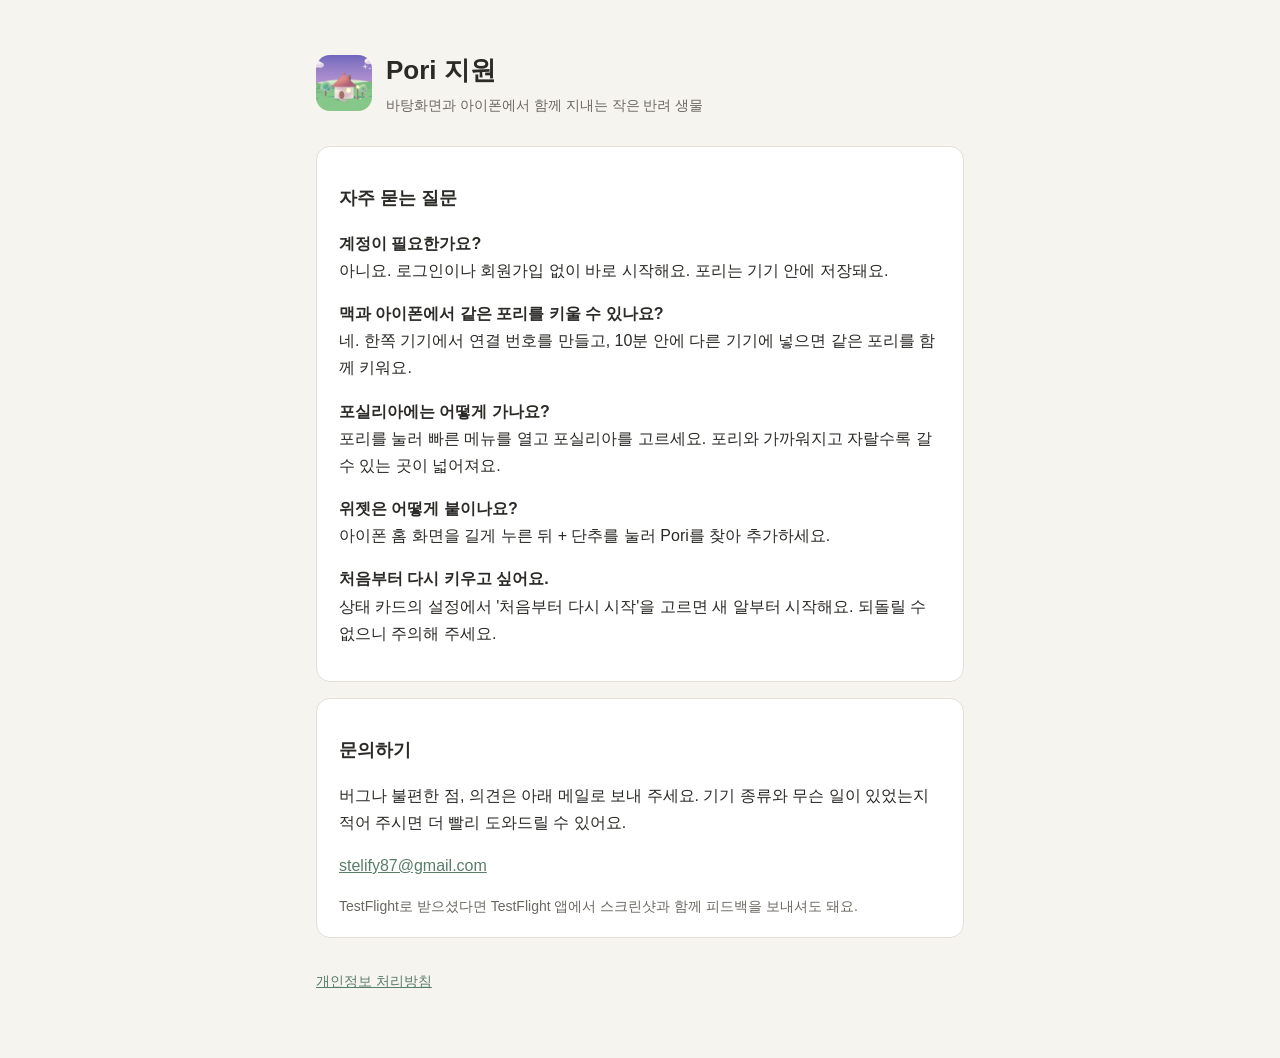
<file: index.html>
<!doctype html>
<html lang="ko"><head><meta charset="utf-8"><meta name="viewport" content="width=device-width,initial-scale=1">
<title>Pori 지원</title><link rel="stylesheet" href="style.css"><link rel="icon" href="icon.png"></head>
<body><main>
<header><img src="icon.png" alt=""><div><h1>Pori 지원</h1><p class="sub">바탕화면과 아이폰에서 함께 지내는 작은 반려 생물</p></div></header>

<section>
<h2>자주 묻는 질문</h2>
<p><b>계정이 필요한가요?</b><br>아니요. 로그인이나 회원가입 없이 바로 시작해요. 포리는 기기 안에 저장돼요.</p>
<p><b>맥과 아이폰에서 같은 포리를 키울 수 있나요?</b><br>네. 한쪽 기기에서 연결 번호를 만들고, 10분 안에 다른 기기에 넣으면 같은 포리를 함께 키워요.</p>
<p><b>포실리아에는 어떻게 가나요?</b><br>포리를 눌러 빠른 메뉴를 열고 포실리아를 고르세요. 포리와 가까워지고 자랄수록 갈 수 있는 곳이 넓어져요.</p>
<p><b>위젯은 어떻게 붙이나요?</b><br>아이폰 홈 화면을 길게 누른 뒤 + 단추를 눌러 Pori를 찾아 추가하세요.</p>
<p><b>처음부터 다시 키우고 싶어요.</b><br>상태 카드의 설정에서 '처음부터 다시 시작'을 고르면 새 알부터 시작해요. 되돌릴 수 없으니 주의해 주세요.</p>
</section>

<section>
<h2>문의하기</h2>
<p>버그나 불편한 점, 의견은 아래 메일로 보내 주세요. 기기 종류와 무슨 일이 있었는지 적어 주시면 더 빨리 도와드릴 수 있어요.</p>
<p><a href="mailto:stelify87@gmail.com">stelify87@gmail.com</a></p>
<p class="sub">TestFlight로 받으셨다면 TestFlight 앱에서 스크린샷과 함께 피드백을 보내셔도 돼요.</p>
</section>

<nav><a href="privacy.html">개인정보 처리방침</a></nav>
</main></body></html>
</file>
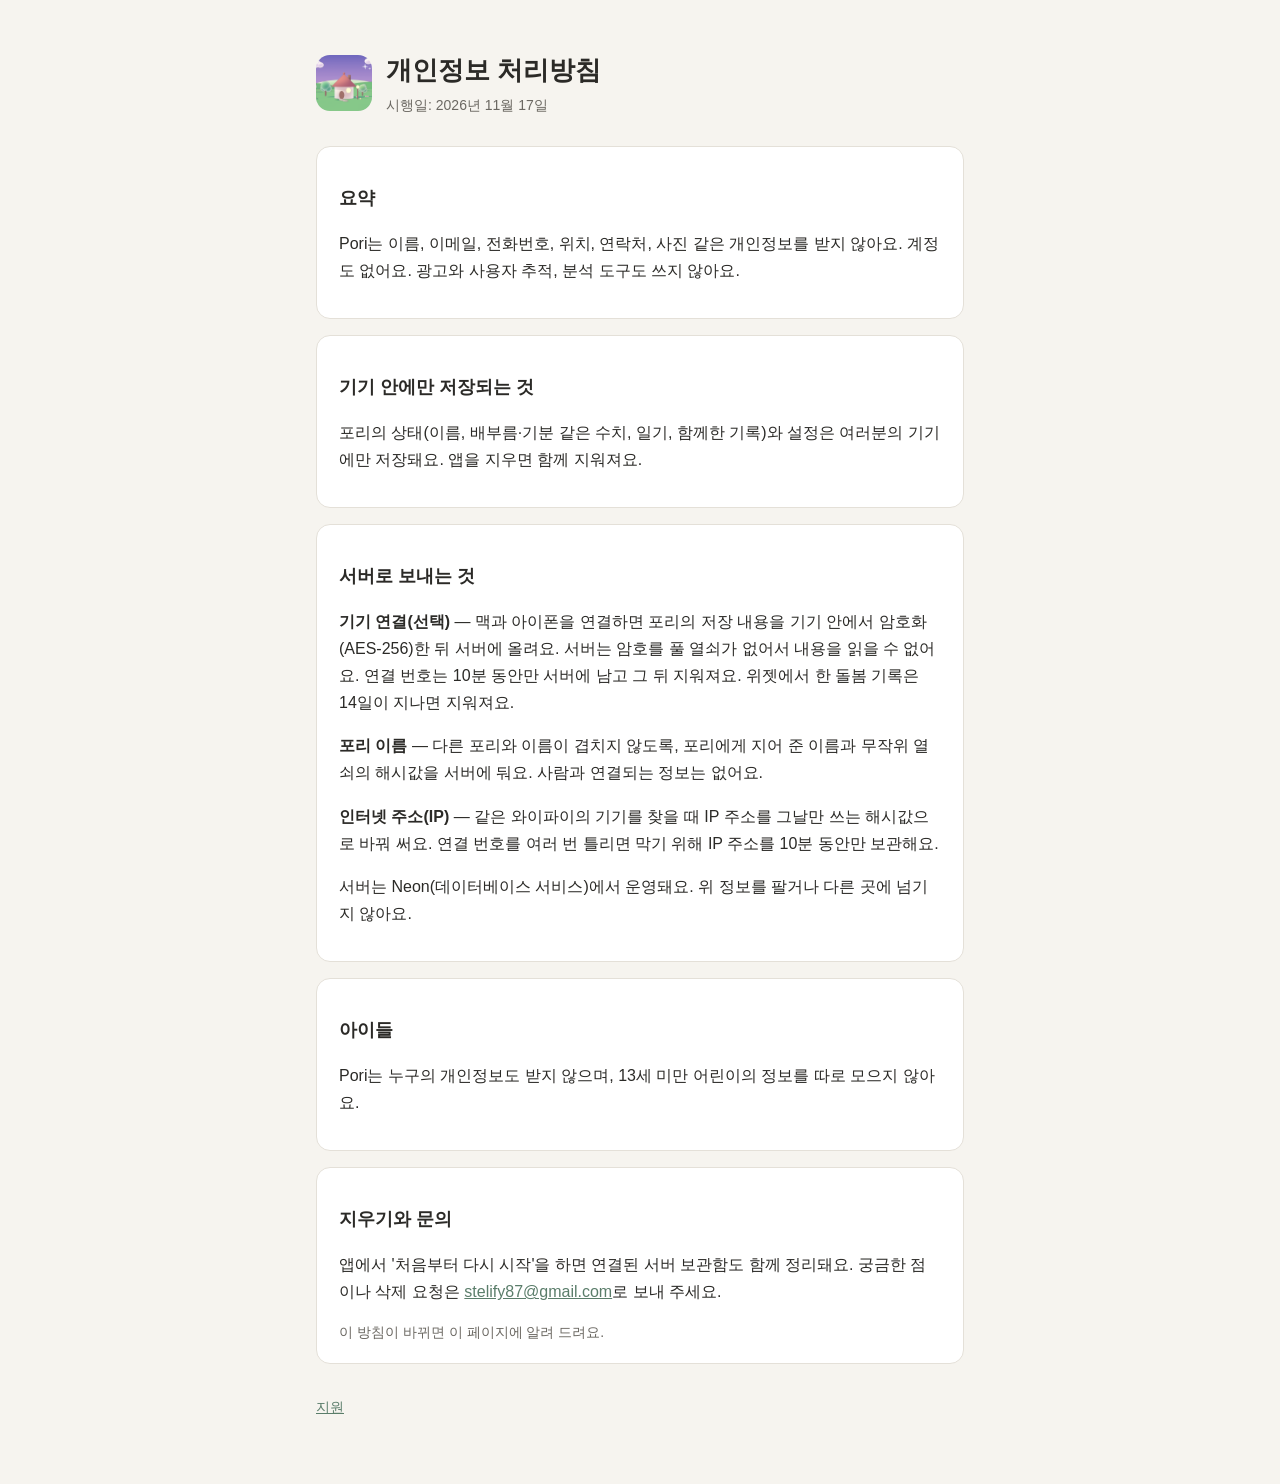
<file: privacy.html>
<!doctype html>
<html lang="ko"><head><meta charset="utf-8"><meta name="viewport" content="width=device-width,initial-scale=1">
<title>Pori 개인정보 처리방침</title><link rel="stylesheet" href="style.css"><link rel="icon" href="icon.png"></head>
<body><main>
<header><img src="icon.png" alt=""><div><h1>개인정보 처리방침</h1><p class="sub">시행일: 2026년 11월 17일</p></div></header>

<section>
<h2>요약</h2>
<p>Pori는 이름, 이메일, 전화번호, 위치, 연락처, 사진 같은 개인정보를 받지 않아요. 계정도 없어요. 광고와 사용자 추적, 분석 도구도 쓰지 않아요.</p>
</section>

<section>
<h2>기기 안에만 저장되는 것</h2>
<p>포리의 상태(이름, 배부름·기분 같은 수치, 일기, 함께한 기록)와 설정은 여러분의 기기에만 저장돼요. 앱을 지우면 함께 지워져요.</p>
</section>

<section>
<h2>서버로 보내는 것</h2>
<p><b>기기 연결(선택)</b> — 맥과 아이폰을 연결하면 포리의 저장 내용을 기기 안에서 암호화(AES-256)한 뒤 서버에 올려요. 서버는 암호를 풀 열쇠가 없어서 내용을 읽을 수 없어요. 연결 번호는 10분 동안만 서버에 남고 그 뒤 지워져요. 위젯에서 한 돌봄 기록은 14일이 지나면 지워져요.</p>
<p><b>포리 이름</b> — 다른 포리와 이름이 겹치지 않도록, 포리에게 지어 준 이름과 무작위 열쇠의 해시값을 서버에 둬요. 사람과 연결되는 정보는 없어요.</p>
<p><b>인터넷 주소(IP)</b> — 같은 와이파이의 기기를 찾을 때 IP 주소를 그날만 쓰는 해시값으로 바꿔 써요. 연결 번호를 여러 번 틀리면 막기 위해 IP 주소를 10분 동안만 보관해요.</p>
<p>서버는 Neon(데이터베이스 서비스)에서 운영돼요. 위 정보를 팔거나 다른 곳에 넘기지 않아요.</p>
</section>

<section>
<h2>아이들</h2>
<p>Pori는 누구의 개인정보도 받지 않으며, 13세 미만 어린이의 정보를 따로 모으지 않아요.</p>
</section>

<section>
<h2>지우기와 문의</h2>
<p>앱에서 '처음부터 다시 시작'을 하면 연결된 서버 보관함도 함께 정리돼요. 궁금한 점이나 삭제 요청은 <a href="mailto:stelify87@gmail.com">stelify87@gmail.com</a>로 보내 주세요.</p>
<p class="sub">이 방침이 바뀌면 이 페이지에 알려 드려요.</p>
</section>

<nav><a href="index.html">지원</a></nav>
</main></body></html>
</file>
<file: style.css>
:root{--bg:#f6f4ef;--card:#fff;--ink:#2b2a27;--sub:#6b6862;--line:#e4e0d8;--accent:#5a7d6a}
@media (prefers-color-scheme:dark){:root{--bg:#1c1c1a;--card:#262624;--ink:#ecebe7;--sub:#a5a29b;--line:#3a3935;--accent:#8fb39e}}
*{box-sizing:border-box}
body{margin:0;background:var(--bg);color:var(--ink);font:16px/1.7 -apple-system,BlinkMacSystemFont,"Apple SD Gothic Neo","Noto Sans KR",sans-serif}
main{max-width:680px;margin:0 auto;padding:48px 16px 64px}
header{display:flex;align-items:center;gap:14px;margin-bottom:28px}
header img{width:56px;height:56px;border-radius:14px}
h1{font-size:26px;margin:0}
h2{font-size:18px;margin:32px 0 8px}
p,li{color:var(--ink)}
.sub{color:var(--sub);font-size:14px;margin:2px 0 0}
section{background:var(--card);border:1px solid var(--line);border-radius:14px;padding:4px 22px 18px;margin-bottom:16px}
a{color:var(--accent)}
nav{margin-top:32px;font-size:14px;color:var(--sub)}
nav a{margin-right:16px}
</file>
